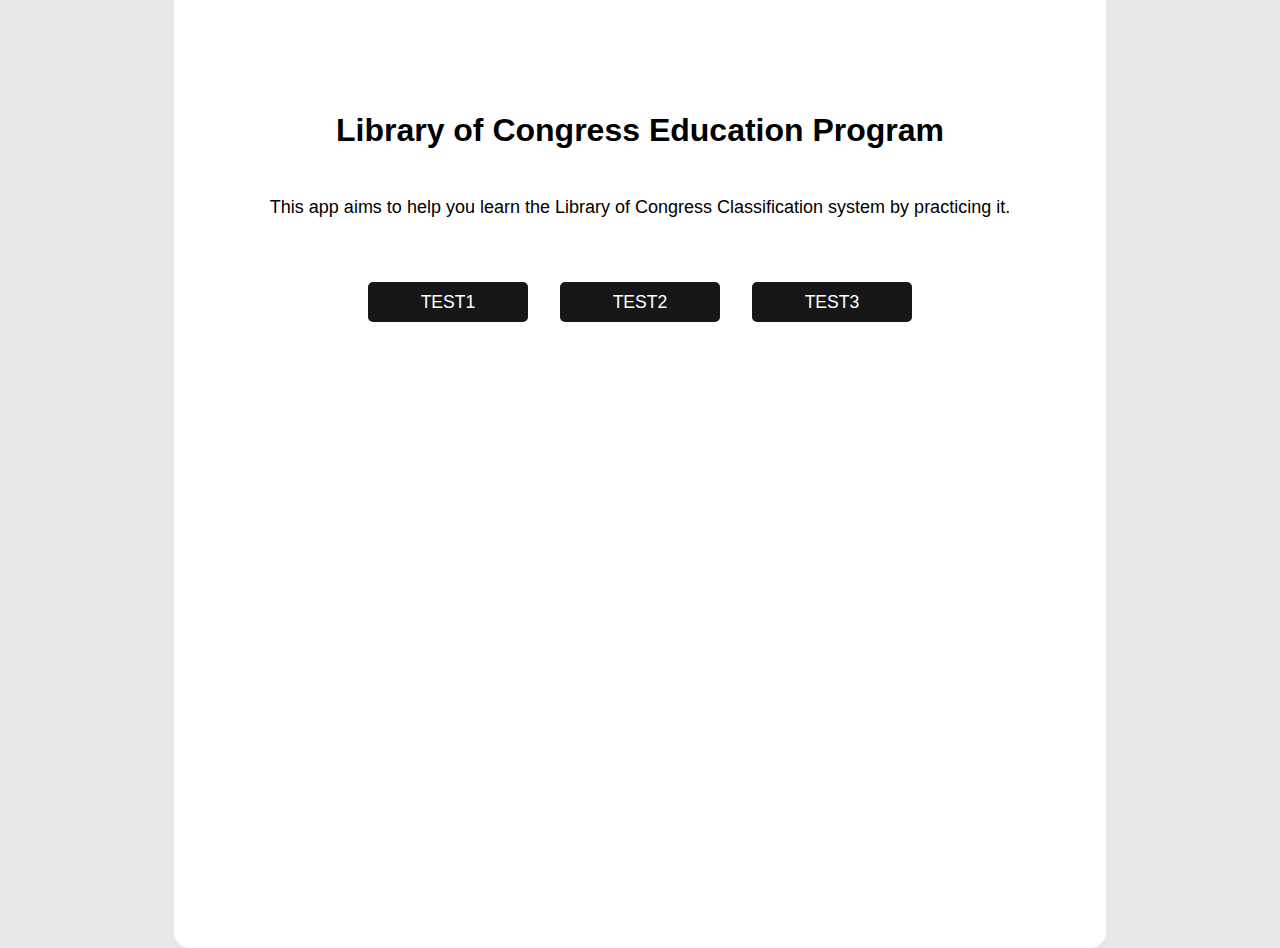
<file: index.html>
<!DOCTYPE html>
<html lang="en">
<head>
    <meta charset="UTF-8">
    <meta name="viewport" content="width=device-width, initial-scale=1.0">
    <title>LC Classification System</title>
    <link rel="stylesheet" href="./src/style/main.css">
    <script>
        var _paq = (window._paq = window._paq || []);
        _paq.push(["trackPageView"]);
        _paq.push(["enableLinkTracking"]);
        (function () {
          var u = "//apps.library.bilkent.edu.tr/matomo/";
          _paq.push(["setTrackerUrl", u + "matomo.php"]);
          _paq.push(["setSiteId", "1"]);
          var d = document,
            g = d.createElement("script"),
            s = d.getElementsByTagName("script")[0];
          g.async = true;
          g.src = u + "matomo.js";
          s.parentNode.insertBefore(g, s);
        })();
      </script>
</head>
<body>
    <div id="canvasbg">
        <div id="maincanvas">
            <div id="apptitle">
                <h1>Library of Congress Education Program</h1>
            </div>
            <div id="info">
                <p>This app aims to help you learn the Library of Congress Classification system by practicing it.</p>
            </div>
            <div id="tests">
    
                <a href="./test1.html">
                    <div class="card btn">TEST1</div>
                </a>
                <a href="./test2.html">
                    <div class="card btn">TEST2</div>
                </a>
                <a href="./test3.html">
                    <div class="card btn">TEST3</div>
                </a>
            </div>
        </div>
    </div>
</body>
</file>
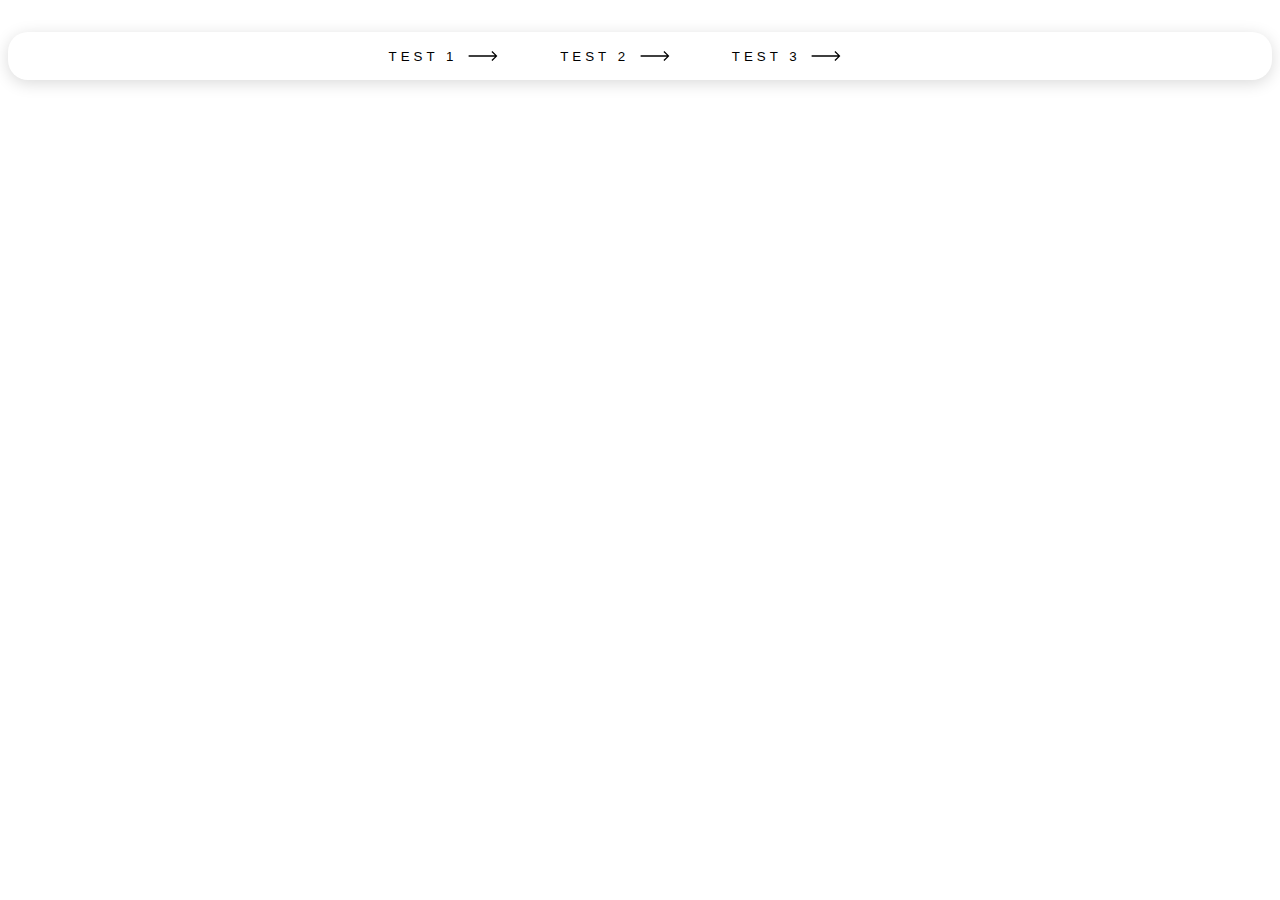
<file: navigation.html>
<!DOCTYPE html>
<html lang="en">
  <head>
    <meta charset="UTF-8" />
    <meta name="viewport" content="width=device-width, initial-scale=1.0" />
    <title>Document</title>
    <link rel="stylesheet" href="./src/style/navigation.css" />
  </head>
  <body>
    <div id="navigation">
      <a href="test1.html">
        <button class="cta">
          <span class="hover-underline-animation"> Test 1</span>
          <svg
            id="arrow-horizontal"
            xmlns="http://www.w3.org/2000/svg"
            width="30"
            height="10"
            viewBox="0 0 46 16"
          >
            <path
              id="Path_10"
              data-name="Path 10"
              d="M8,0,6.545,1.455l5.506,5.506H-30V9.039H12.052L6.545,14.545,8,16l8-8Z"
              transform="translate(30)"
            ></path>
          </svg>
        </button>
      </a>
      <a href="test2.html">
        <button class="cta">
          <span class="hover-underline-animation">Test 2</span>
          <svg
            id="arrow-horizontal"
            xmlns="http://www.w3.org/2000/svg"
            width="30"
            height="10"
            viewBox="0 0 46 16"
          >
            <path
              id="Path_10"
              data-name="Path 10"
              d="M8,0,6.545,1.455l5.506,5.506H-30V9.039H12.052L6.545,14.545,8,16l8-8Z"
              transform="translate(30)"
            ></path>
          </svg>
        </button>
      </a>
      <a href="test3.html">
        <button class="cta">
          <span class="hover-underline-animation"> Test 3</span>
          <svg
            id="arrow-horizontal"
            xmlns="http://www.w3.org/2000/svg"
            width="30"
            height="10"
            viewBox="0 0 46 16"
          >
            <path
              id="Path_10"
              data-name="Path 10"
              d="M8,0,6.545,1.455l5.506,5.506H-30V9.039H12.052L6.545,14.545,8,16l8-8Z"
              transform="translate(30)"
            ></path>
          </svg>
        </button>
      </a>
    </div>
  </body>
</html>
</file>
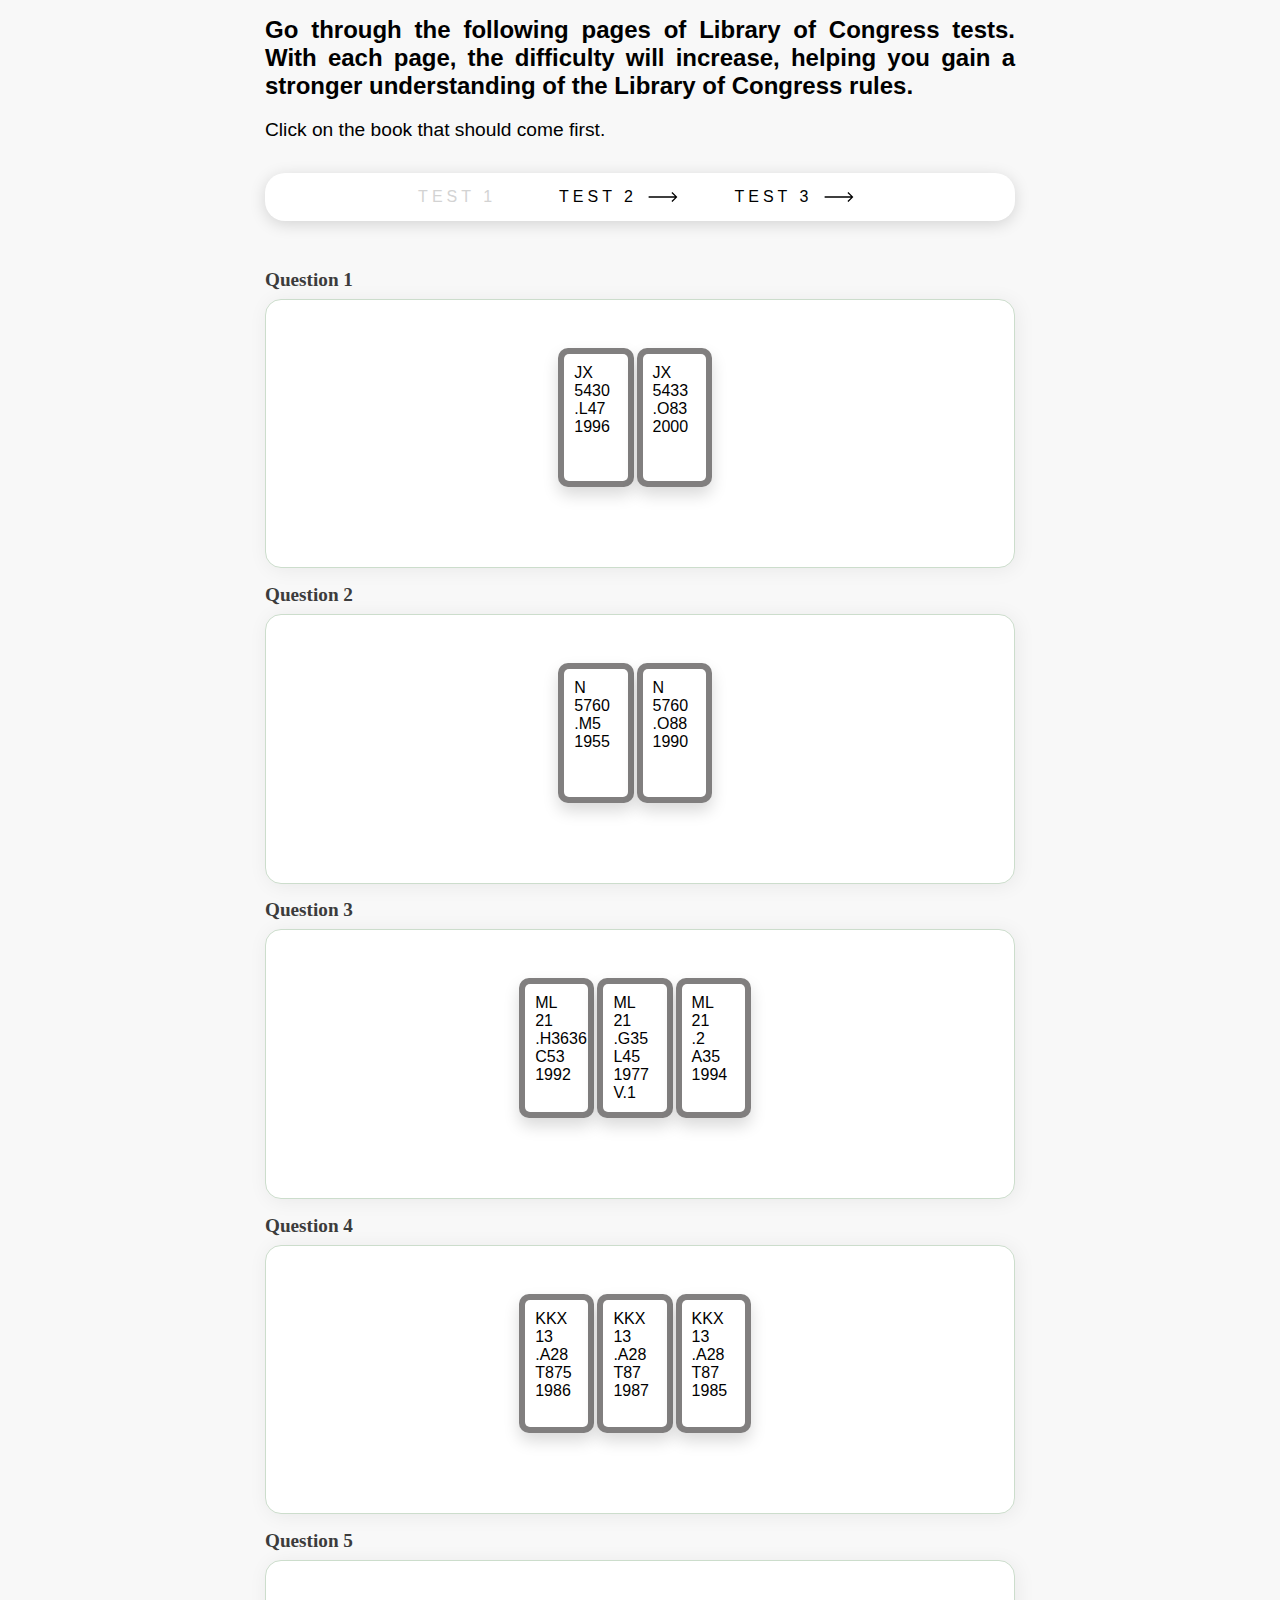
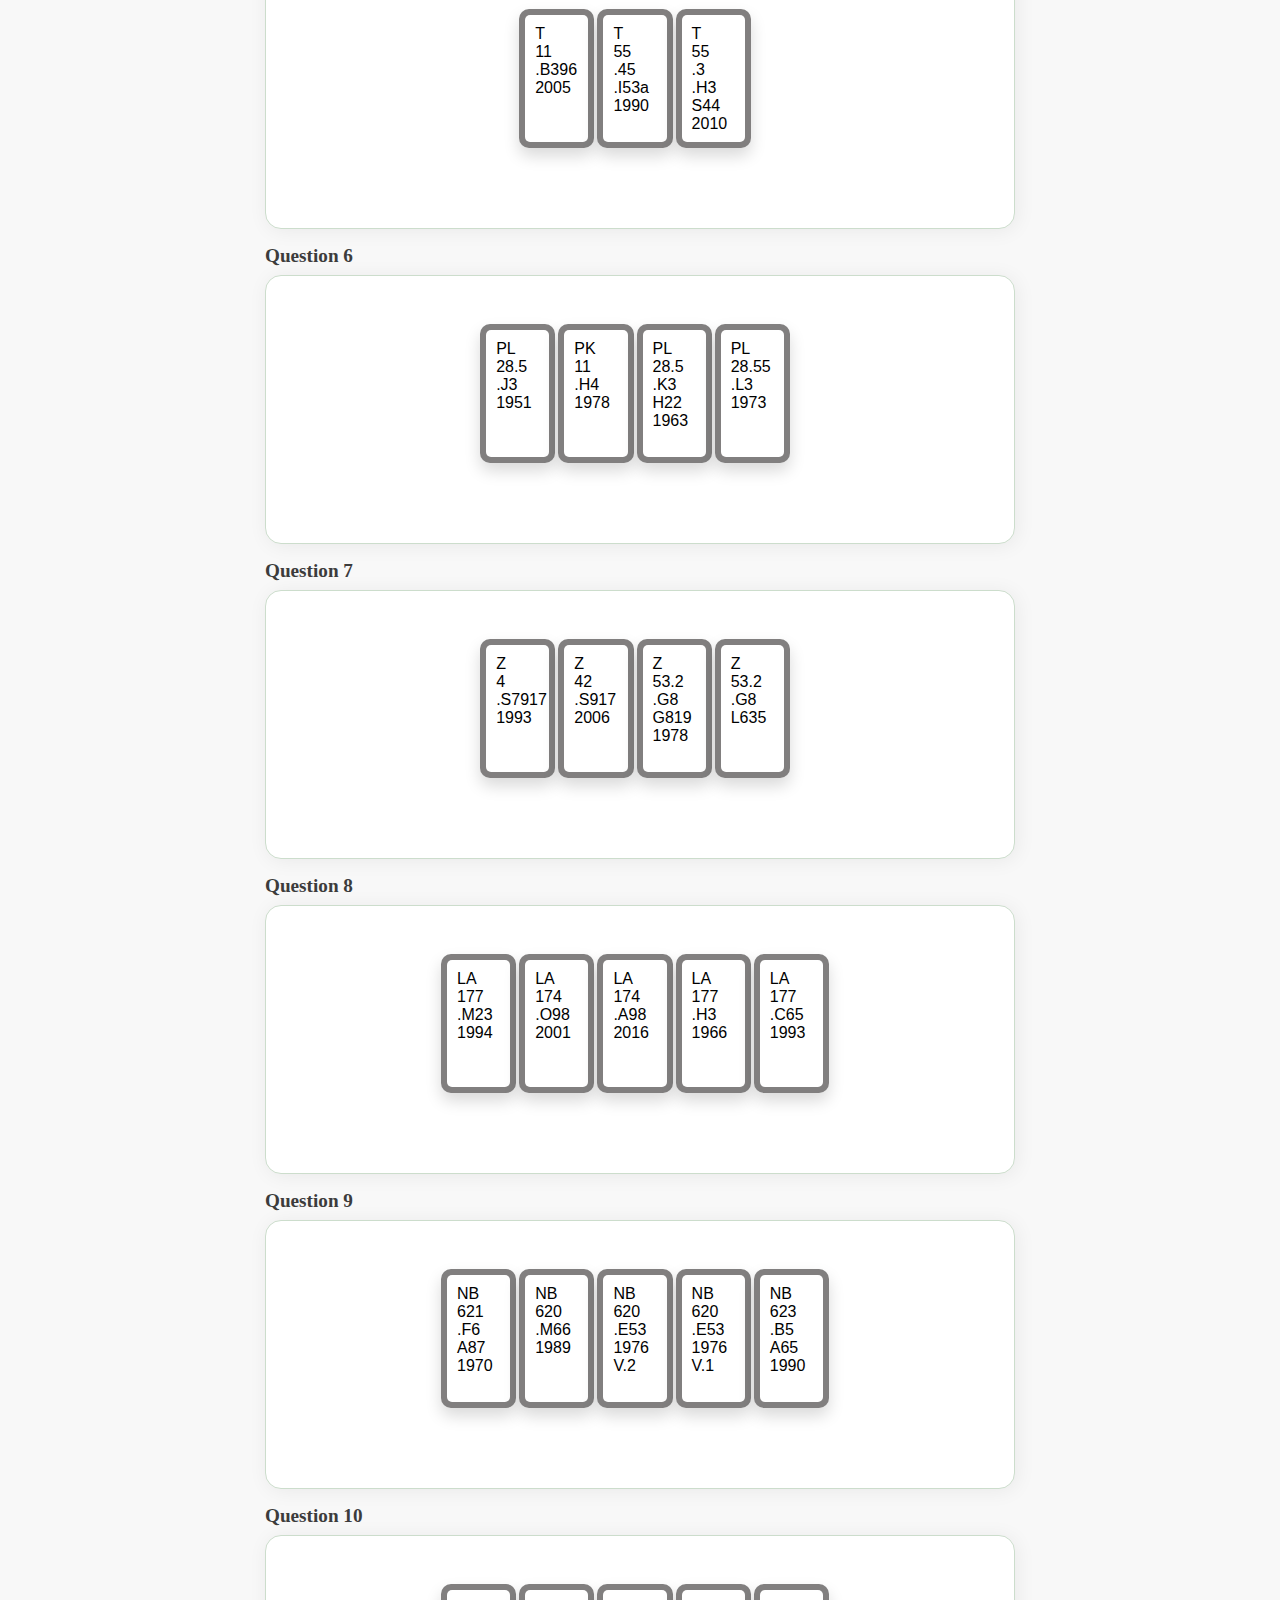
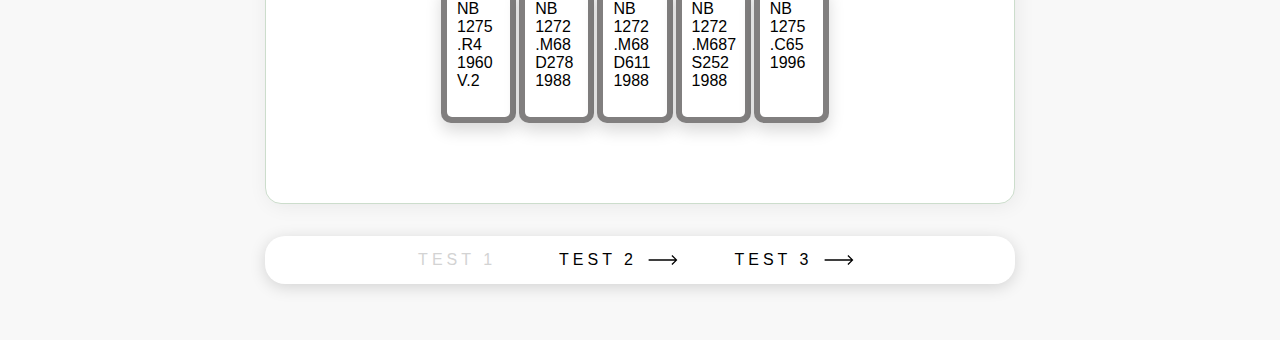
<file: test1.html>
<!DOCTYPE html>
<html>
  <head>
    <meta charset="UTF-8" />
    <meta name="viewport" content="width=device-width, initial-scale=1.0" />
    <link rel="stylesheet" href="./src/style/shared.css" />
    <link rel="stylesheet" href="./src/style/test1.css" />
    <link rel="stylesheet" href="./src/style/navigation.css" />
    <title>LC Classification System Test 1</title>
    <script>
      var _paq = (window._paq = window._paq || []);
      _paq.push(["trackPageView"]);
      _paq.push(["enableLinkTracking"]);
      (function () {
        var u = "//apps.library.bilkent.edu.tr/matomo/";
        _paq.push(["setTrackerUrl", u + "matomo.php"]);
        _paq.push(["setSiteId", "1"]);
        var d = document,
          g = d.createElement("script"),
          s = d.getElementsByTagName("script")[0];
        g.async = true;
        g.src = u + "matomo.js";
        s.parentNode.insertBefore(g, s);
      })();
    </script>
  </head>
  <body>
    <div class="sorualani">
      <h1 id="baslik">
        Go through the following pages of Library of Congress tests. With each
        page, the difficulty will increase, helping you gain a stronger
        understanding of the Library of Congress rules.
      </h1>
      <p id="description">
        Click on the book
        that should come first.
      </p>

      <div id="navigation">
        <a href="#" class="cta">
          <span class="hover-underline-animation" style="color: #d3d3d3"> Test 1</span>
          
        </a>
        <a href="test2.html" class="cta">
          <span class="hover-underline-animation" 
            >Test 2</span
          >
          <svg
            id="arrow-horizontal"
            xmlns="http://www.w3.org/2000/svg"
            width="30"
            height="10"
            viewBox="0 0 46 16"
            
          >
            <path
              id="Path_10"
              data-name="Path 10"
              d="M8,0,6.545,1.455l5.506,5.506H-30V9.039H12.052L6.545,14.545,8,16l8-8Z"
              transform="translate(30)"
            ></path>
          </svg>
        </a>
        <a href="test3.html" class="cta" style="padding-right: 0;">
          <span class="hover-underline-animation"> Test 3</span>
          <svg
            id="arrow-horizontal"
            xmlns="http://www.w3.org/2000/svg"
            width="30"
            height="10"
            viewBox="0 0 46 16"
          >
            <path
              id="Path_10"
              data-name="Path 10"
              d="M8,0,6.545,1.455l5.506,5.506H-30V9.039H12.052L6.545,14.545,8,16l8-8Z"
              transform="translate(30)"
            ></path>
          </svg>
        </a>
      </div>

      <h2>Question 1</h2>
      <div class="soru">
        <ul id="sortable1" class="sortable">
          <li class="bookfull" data-answer="0">
            <div class="book">1</div>
            <div class="etiket">JX<br />5430<br />.L47<br />1996</div>
          </li>

          <li class="bookfull" data-answer="1">
            <div class="book">2</div>
            <div class="etiket">JX<br />5433<br />.O83<br />2000</div>
          </li>
        </ul>
        <div class="actions"><p id="result1" class="result"></p></div>
      </div>
      <h2>Question 2</h2>
      <div class="soru">
        <ul id="sortable2" class="sortable">
          <li class="bookfull" data-answer="0">
            <div class="book">1</div>
            <div class="etiket">N<br />5760<br />.M5<br />1955</div>
          </li>

          <li class="bookfull" data-answer="1">
            <div class="book">2</div>
            <div class="etiket">N<br />5760<br />.O88<br />1990</div>
          </li>
        </ul>
        <div class="actions"><p id="result2" class="result"></p></div>
      </div>
      <h2>Question 3</h2>
      <div class="soru">
        <ul id="sortable3" class="sortable">
          <li class="bookfull" data-answer="0">
            <div class="book">1</div>
            <div class="etiket">
              ML<br />21<br />.H3636<br />C53<br />1992<br />
            </div>
          </li>

          <li class="bookfull" data-answer="1">
            <div class="book">2</div>
            <div class="etiket">
              ML<br />21<br />.G35<br />L45<br />1977<br />V.1
            </div>
          </li>

          <li class="bookfull" data-answer="2">
            <div class="book">3</div>
            <div class="etiket">ML<br />21<br />.2<br />A35<br />1994</div>
          </li>
        </ul>
        <div class="actions"><p id="result3" class="result"></p></div>
      </div>
      <h2>Question 4</h2>
      <div class="soru">
        <ul id="sortable4" class="sortable">
          <li class="bookfull" data-answer="0">
            <div class="book">1</div>
            <div class="etiket">KKX<br />13<br />.A28<br />T875<br />1986</div>
          </li>

          <li class="bookfull" data-answer="1">
            <div class="book">2</div>
            <div class="etiket">KKX<br />13<br />.A28<br />T87<br />1987</div>
          </li>

          <li class="bookfull" data-answer="2">
            <div class="book">3</div>
            <div class="etiket">KKX<br />13<br />.A28<br />T87<br />1985</div>
          </li>
        </ul>
        <div class="actions"><p id="result4" class="result"></p></div>
      </div>
      <h2>Question 5</h2>
      <div class="soru">
        <ul id="sortable5" class="sortable">
          <li class="bookfull" data-answer="0">
            <div class="book">1</div>
            <div class="etiket">T<br />11<br />.B396<br />2005</div>
          </li>

          <li class="bookfull" data-answer="1">
            <div class="book">2</div>
            <div class="etiket">T<br />55<br />.45<br />.I53a<br />1990</div>
          </li>

          <li class="bookfull" data-answer="2">
            <div class="book">3</div>
            <div class="etiket">
              T<br />55<br />.3<br />.H3<br />S44<br />2010
            </div>
          </li>
        </ul>
        <div class="actions"><p id="result5" class="result"></p></div>
      </div>
      <h2>Question 6</h2>
      <div class="soru">
        <ul id="sortable6" class="sortable">
          <li class="bookfull" data-answer="0">
            <div class="book">1</div>
            <div class="etiket">PL<br />28.5<br />.J3<br />1951</div>
          </li>

          <li class="bookfull" data-answer="1">
            <div class="book">2</div>
            <div class="etiket">PK<br />11<br />.H4<br />1978</div>
          </li>

          <li class="bookfull" data-answer="2">
            <div class="book">3</div>
            <div class="etiket">PL<br />28.5<br />.K3<br />H22<br />1963</div>
          </li>

          <li class="bookfull" data-answer="3">
            <div class="book">4</div>
            <div class="etiket">PL<br />28.55<br />.L3<br />1973</div>
          </li>
        </ul>
        <div class="actions"><p id="result6" class="result"></p></div>
      </div>
      <h2>Question 7</h2>
      <div class="soru">
        <ul id="sortable7" class="sortable">
          <li class="bookfull" data-answer="0">
            <div class="book">1</div>
            <div class="etiket">Z<br />4<br />.S7917<br />1993</div>
          </li>

          <li class="bookfull" data-answer="1">
            <div class="book">2</div>
            <div class="etiket">Z<br />42<br />.S917<br />2006</div>
          </li>

          <li class="bookfull" data-answer="2">
            <div class="book">3</div>
            <div class="etiket">Z<br />53.2<br />.G8<br />G819<br />1978</div>
          </li>

          <li class="bookfull" data-answer="3">
            <div class="book">4</div>
            <div class="etiket">Z<br />53.2<br />.G8<br />L635</div>
          </li>
        </ul>
        <div class="actions"><p id="result7" class="result"></p></div>
      </div>
      <h2>Question 8</h2>
      <div class="soru">
        <ul id="sortable8" class="sortable">
          <li class="bookfull" data-answer="0">
            <div class="book">1</div>
            <div class="etiket">LA<br />177<br />.M23<br />1994</div>
          </li>

          <li class="bookfull" data-answer="1">
            <div class="book">2</div>
            <div class="etiket">LA<br />174<br />.O98<br />2001</div>
          </li>

          <li class="bookfull" data-answer="2">
            <div class="book">3</div>
            <div class="etiket">LA<br />174<br />.A98<br />2016</div>
          </li>

          <li class="bookfull" data-answer="3">
            <div class="book">4</div>
            <div class="etiket">LA<br />177<br />.H3<br />1966</div>
          </li>

          <li class="bookfull" data-answer="4">
            <div class="book">5</div>
            <div class="etiket">LA<br />177<br />.C65<br />1993</div>
          </li>
        </ul>
        <div class="actions"><p id="result8" class="result"></p></div>
      </div>
      <h2>Question 9</h2>
      <div class="soru">
        <ul id="sortable9" class="sortable">
          <li class="bookfull" data-answer="0">
            <div class="book">1</div>
            <div class="etiket">NB<br />621<br />.F6<br />A87<br />1970</div>
          </li>

          <li class="bookfull" data-answer="1">
            <div class="book">2</div>
            <div class="etiket">NB<br />620<br />.M66<br />1989</div>
          </li>

          <li class="bookfull" data-answer="2">
            <div class="book">3</div>
            <div class="etiket">NB<br />620<br />.E53<br />1976<br />V.2</div>
          </li>

          <li class="bookfull" data-answer="3">
            <div class="book">4</div>
            <div class="etiket">NB<br />620<br />.E53<br />1976<br />V.1</div>
          </li>

          <li class="bookfull" data-answer="4">
            <div class="book">5</div>
            <div class="etiket">NB<br />623<br />.B5<br />A65<br />1990</div>
          </li>
        </ul>
        <div class="actions"><p id="result9" class="result"></p></div>
      </div>
      <h2>Question 10</h2>
      <div class="soru">
        <ul id="sortable10" class="sortable">
          <li class="bookfull" data-answer="0">
            <div class="book">1</div>
            <div class="etiket">NB<br />1275<br />.R4<br />1960<br />V.2</div>
          </li>

          <li class="bookfull" data-answer="1">
            <div class="book">2</div>
            <div class="etiket">NB<br />1272<br />.M68<br />D278<br />1988</div>
          </li>

          <li class="bookfull" data-answer="2">
            <div class="book">3</div>
            <div class="etiket">NB<br />1272<br />.M68<br />D611<br />1988</div>
          </li>

          <li class="bookfull" data-answer="3">
            <div class="book">4</div>
            <div class="etiket">
              NB<br />1272<br />.M687<br />S252<br />1988
            </div>
          </li>

          <li class="bookfull" data-answer="4">
            <div class="book">5</div>
            <div class="etiket">NB<br />1275<br />.C65<br />1996</div>
          </li>
        </ul>
        <div class="actions"><p id="result10" class="result"></p></div>
      </div>

      <div id="navigation">
        <a href="#" class="cta">
          <span class="hover-underline-animation" style="color: #d3d3d3"> Test 1</span>
          
        </a>
        <a href="test2.html" class="cta">
          <span class="hover-underline-animation" 
            >Test 2</span
          >
          <svg
            id="arrow-horizontal"
            xmlns="http://www.w3.org/2000/svg"
            width="30"
            height="10"
            viewBox="0 0 46 16"
            
          >
            <path
              id="Path_10"
              data-name="Path 10"
              d="M8,0,6.545,1.455l5.506,5.506H-30V9.039H12.052L6.545,14.545,8,16l8-8Z"
              transform="translate(30)"
            ></path>
          </svg>
        </a>
        <a href="test3.html" class="cta" style="padding-right: 0;">
          <span class="hover-underline-animation"> Test 3</span>
          <svg
            id="arrow-horizontal"
            xmlns="http://www.w3.org/2000/svg"
            width="30"
            height="10"
            viewBox="0 0 46 16"
          >
            <path
              id="Path_10"
              data-name="Path 10"
              d="M8,0,6.545,1.455l5.506,5.506H-30V9.039H12.052L6.545,14.545,8,16l8-8Z"
              transform="translate(30)"
            ></path>
          </svg>
        </a>
      </div>
    </div>
    <script src="./src/script/test1.js"></script>
  </body>
</html>
</file>
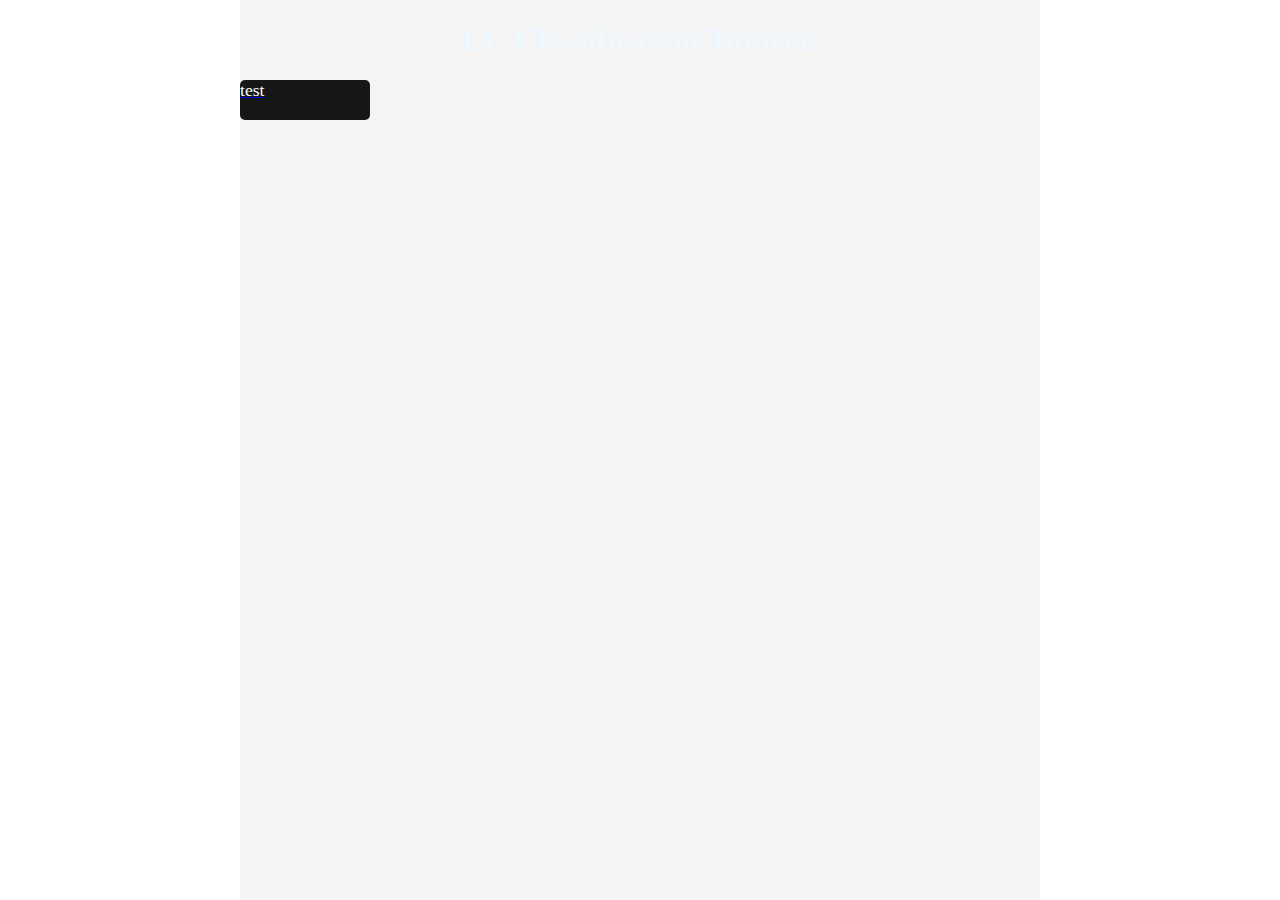
<file: tutorial.html>
<!DOCTYPE html>
<html lang="en">
<head>
    <meta charset="UTF-8">
    <meta name="viewport" content="width=device-width, initial-scale=1.0">
    <title>LC Classification Tutorial</title>
    <link rel="stylesheet" href="./src/style/tutorial.css">
</head>
<body>
    <div id="maincanvas">
        <h1>LC Classification Tutorial</h1>
        <a href="#"><div class="btn">test</div></a>
    
    </div>
    
</body>
</html>
</file>
<file: src/style/main.css>
html, body{
    display:flex;
    height: 100%;
    margin: 0;
    justify-content: center;
    align-items: center;
    text-align: center;
    margin: auto;
    background-color: #e8e8e8;
}
h1{
    margin-top: 1rem;
}
p{
    margin: 0;
}

/* APP TITLE*/
#apptitle{
    font-family:sans-serif;
    font-size: x-large;
    text-align: center;
    padding-top: 3rem;
}
#info{
    font-family:sans-serif;
    text-align: center;
}
@media (max-width: 1280px) {
#apptitle{
    font-size: medium;
    }
}
@media (max-width: 576px) {
    #apptitle{
        font-size: small;
    }
}
/* END OF APP TITLE*/


/* CARD*/
.card{
    display: flex;
    width: 8rem;
    max-width: 8rem;
    height: 3rem;
    background-color: rgb(4, 0, 255);
    border-radius: 0.5rem;
    margin: 1rem;
    padding-inline: 1rem;
    font-family:Arial, Helvetica, sans-serif;
    font-size: large;
    align-items: center;
    justify-content: center;
}
.card a{
    color: white;
    text-decoration: none;
}

.card:hover{
    transition: 0.25s ease-in-out;
}

@media (max-width: 576px){
    .card{
        height: 2.5rem;
        width: 6rem;
        font-size: medium;
    }
}

/*END OF CARD*/

/* CUSTOM BUTTON */
.btn {
    width: 130px;
    height: 40px;
    font-size: 1.1em;
    cursor: pointer;
    background-color: #171717;
    color: #fff;
    border: none;
    border-radius: 5px;
    transition: all .4s;
   }
   
   .btn:hover {
    border-radius: 5px;
    transform: translateY(-10px);
    box-shadow: 0 7px 0 -2px #f85959,
     0 15px 0 -4px #39a2db,
     0 16px 10px -3px #39a2db;
   }
   
   .btn:active {
    transition: all 0.2s;
    transform: translateY(-5px);
    box-shadow: 0 2px 0 -2px #f85959,
     0 8px 0 -4px #39a2db,
     0 12px 10px -3px #39a2db;
   }



/* TESTS FIELD*/

#tests{
    display: flex;
    flex-wrap: wrap;
    justify-content: center;
    margin-top: 3rem;
}
#tests a{
    color: white;
    text-decoration: none;
}

@media (max-width: 576px) {
    #tests{
        display:grid;
        justify-content: center;
    }
}

/*END OF TESTS FIELD*/

/* MAINCANVAS */

#canvasbg{
    width: 100%;
    height: 100%;
    background-color: #ffffff;
    box-shadow: 2px 2px 20px rgba(0, 0, 0, 0.062);
    border-radius: 1rem;
    border: 1px solid #ddd;
    padding: 3rem;
}
#maincanvas{
    padding: 3rem;
}
@media (max-width: 1280px) {
    #canvasbg{
        width: 100%;
        max-width: 100%;
        height: 100%;
        box-shadow: none;
        border-radius: none;
        border: none;
    }
}
@media (max-width: 576px) {
    #canvasbg{
        width: 100%;
        height: 100%;
        box-shadow: none;
        border-radius: none;
        border: none;
        padding: 0;
    }
}

/* END OF MAINCANVAS*/

/* INFO */
#info {
    margin-top: 3rem;
}
#info p{
    font-size: large;
}
</file>
<file: src/style/navigation.css>
.cta {
    border: none;
    background: none;
    cursor: pointer;
    padding-right: 3rem;
    text-decoration: none;
    font-family: sans-serif;
  }
  
  .cta span {
    padding-bottom: 7px;
    letter-spacing: 4px;
    font-size: 1em;
    padding-right: 15px;
    text-transform: uppercase;
  }
  
  .cta svg {
    transform: translateX(-8px);
    transition: all 0.3s ease;
  }
  
  .cta:hover svg {
    transform: translateX(0);
  }
  
  .cta:active svg {
    transform: scale(0.9);
  }
  
  .hover-underline-animation {
    position: relative;
    color: black;
    padding-bottom: 20px;
  }
  
  .hover-underline-animation:after {
    content: "";
    position: absolute;
    width: 100%;
    transform: scaleX(0);
    height: 2px;
    bottom: 0;
    left: 0;
    background-color: #000000;
    transform-origin: bottom right;
    transition: transform 0.25s ease-out;
  }
  
  .cta:hover .hover-underline-animation:after {
    transform: scaleX(1);
    transform-origin: bottom left;
  }

#navigation{
  display: flex;
  justify-content: center;
  border-radius: 20px;
  background-color: white;
  height: 3rem;
  align-items: center;
  box-shadow: 0 0.2rem 1rem rgba(0, 0, 0, 0.15);
  margin-bottom: 3rem;
  margin-top: 2rem;
}

@media (max-width: 576px){
  #navigation svg{
    display: none;
  }
  .cta span{
    padding-right: 0;
  }
}
</file>
<file: src/style/shared.css>
html, body{
    margin-top: 0px;
    padding-top: 0;
    display: flex;
    justify-content: center;
    background-color: #f8f8f8;
}
.sorualani{
    margin-top: 0;
    width: 100%;
    max-width: 750px;
}
.sorualani h2{
    color: #3c3c3c;
    font-family: serif;
    font-size: larger;
    margin-bottom: 0.5rem;
}
.sortable {
    list-style-type: none;
    padding: 0;
    display: flex;
    gap: 3px; 
    align-items: flex-end;
    margin-right: 10px;
}   

.sortable li {
    padding: 1px;
    cursor: pointer;
    border-style: outset;
    border-radius: 10px;
    display: flex;
    flex-direction: column;
    justify-content: space-between;
    background-size: cover;
    background-position: center;
    color: white;
    overflow: hidden;
    box-shadow: 0 0.5rem 1rem rgba(0, 0, 0, 0.15);
}
.book {
    margin-bottom: auto; 
    text-align: center;
    display: none;
}
.etiket {
    background-color: white;
    color:black;
    height: 6.7rem;
    width: 2.7rem;
    border-radius: 5px;
    padding: 10px;
    margin-top: auto;
    font-size: medium;
    font-family:sans-serif;
    font-weight:400;
}
.soru {
    display: flex;
    justify-content: space-between;
    align-items: center;
    padding: 2rem;
    margin-bottom: 10px;
    border: 1px solid #cdc;
    border-radius: 1rem;
    background-color: #fff;
    box-shadow: 2px 2px 20px rgba(0, 0, 0, 0.062);

}

.soru ul {
    flex: 1;
}

.soru .actions {
    display: flex;
    flex-direction: column;
    align-items: flex-end;
    gap: 5px;
}

.result {
    font-size: medium;
    font-weight: bold;
    text-align: right;
    font-family: sans-serif;
}

#baslik {
    font-size: x-large;
    text-align: justify;
    font-family: sans-serif;
}
#description{
    font-size: larger;
    text-align: justify;
    font-weight: 400;
    font-family: sans-serif;
}
</file>
<file: src/style/test1.css>
.soru{
    flex-direction: column;
    align-items: center;
}
.sortable li {
    border: 0.35rem solid #fc030300;
}

.bookfull{
    background-color: rgb(129, 127, 127);
}
.bookfull:hover{
    opacity: 0.85;
}
.true{
    background-color: green;
    opacity: 1;
}
.false{
    background-color: red;
    opacity: 1;
}

@media (max-width: 576px) {
    .sortable{
        gap: 1px;
        margin: 0;
    }
    .sortable li {
        border: 0.2rem solid #fc030300;
    }
    .sorualani h2{
        margin-inline: 2rem;
    }
    .soru {
        flex-direction: column; 
        align-items: center; 
        padding: 1rem;
    }
    .soru .actions {
        align-items: center; 
        
    }
    .etiket{
        width: 2.4rem;
        height: 5.5rem;
        font-size: small;
    }
    .result {
        text-align: left; 
    }
    #baslik{
        font-size: 1.2em;
        text-align: justify;
        margin-bottom: 2.5rem;
    }
    
}
</file>
<file: src/style/tutorial.css>
body{
    display: flex;
    align-items: center;
    justify-content: center;
    margin: 0;
}
#maincanvas{
    max-width: 800px;
    width: 100%;
    height: 100vh;
    background-color:    rgb(244, 244, 244);
}
#maincanvas h1{
    text-align: center;
    color: aliceblue;
}

.btn {
    width: 130px;
    height: 40px;
    font-size: 1.1em;
    cursor: pointer;
    background-color: #171717;
    color: #fff;
    border: none;
    border-radius: 5px;
    transition: all .4s;
   }
   
   .btn:hover {
    border-radius: 5px;
    transform: translateY(-10px);
    box-shadow: 0 7px 0 -2px #f85959,
     0 15px 0 -4px #39a2db,
     0 16px 10px -3px #39a2db;
   }
   
   .btn:active {
    transition: all 0.2s;
    transform: translateY(-5px);
    box-shadow: 0 2px 0 -2px #f85959,
     0 8px 0 -4px #39a2db,
     0 12px 10px -3px #39a2db;
   }
</file>
